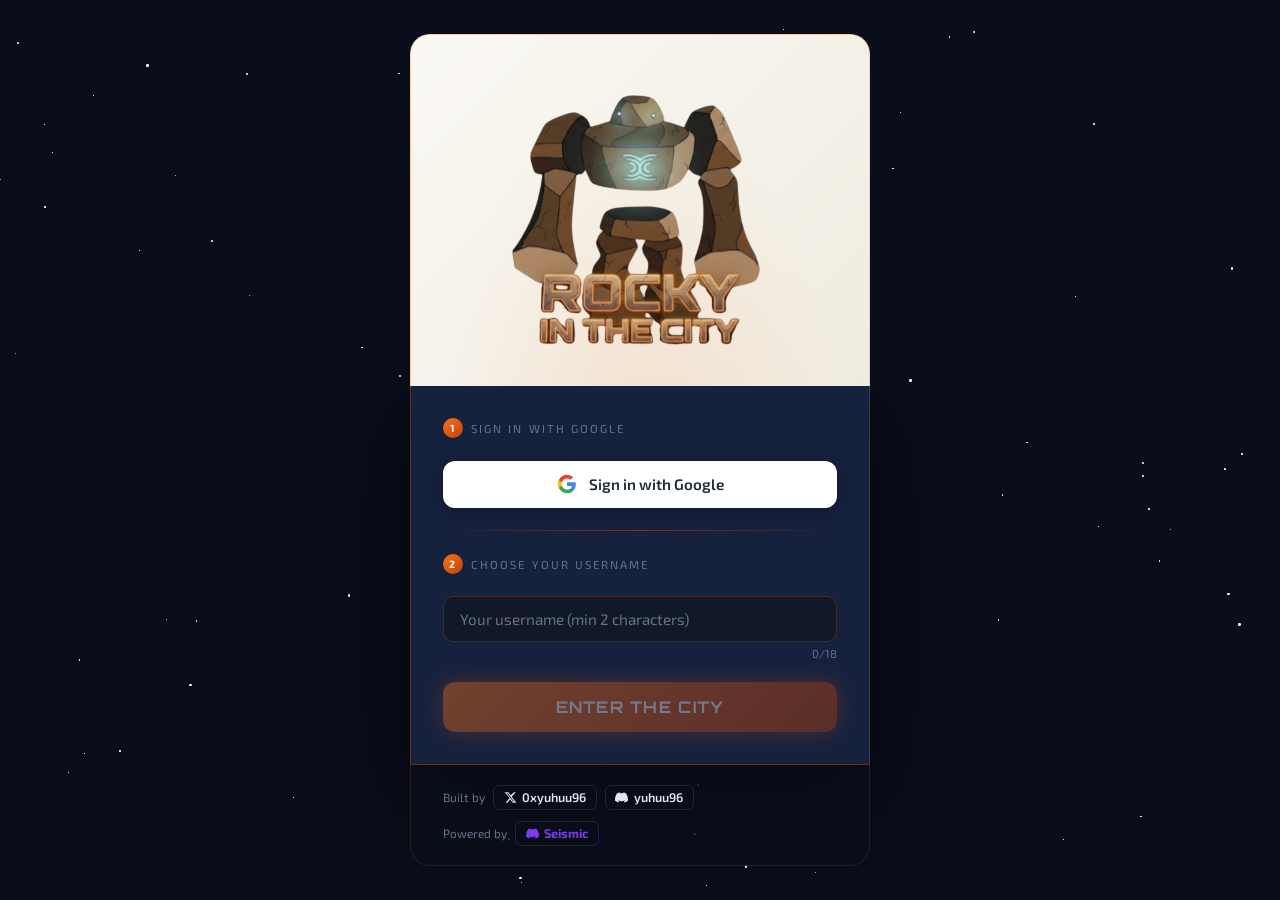
<file: index.html>
﻿<!DOCTYPE html>
<html lang="en">
<head>
  <meta charset="UTF-8">
  <meta name="viewport" content="width=device-width,initial-scale=1">
  <title>Rocky In The City</title>
  <meta name="description" content="Rocky In The City – a Seismic runner game. Jump over buildings, dodge UFOs, collect gems!">
  <link rel="icon" type="image/png" href="assets/Rocky.png">
  <link rel="stylesheet" href="css/style.css">
</head>
<body>
<div id="stars"></div>

<!-- LOGIN -->
<div id="loginScreen" class="screen active">
  <div class="login-wrap">
    <div class="hero-banner">
      <img class="hero-rocky" src="assets/Rockylogo.png" alt="Rocky">
      <div class="game-title" style="display:none">ROCKY IN THE CITY</div>
      <div class="game-sub" style="display:none">Seismic Run &middot; City Adventure</div>
    </div>
    <div class="login-body">
      <div class="step-label"><span class="step-num">1</span>Sign in with Google</div>
      <button class="btn-google" id="btnGoogle">
        <svg width="20" height="20" viewBox="0 0 24 24"><path d="M22.56 12.25c0-.78-.07-1.53-.2-2.25H12v4.26h5.92c-.26 1.37-1.04 2.53-2.21 3.31v2.77h3.57c2.08-1.92 3.28-4.74 3.28-8.09z" fill="#4285F4"/><path d="M12 23c2.97 0 5.46-.98 7.28-2.66l-3.57-2.77c-.98.66-2.23 1.06-3.71 1.06-2.86 0-5.29-1.93-6.16-4.53H2.18v2.84C3.99 20.53 7.7 23 12 23z" fill="#34A853"/><path d="M5.84 14.09c-.22-.66-.35-1.36-.35-2.09s.13-1.43.35-2.09V7.07H2.18C1.43 8.55 1 10.22 1 12s.43 3.45 1.18 4.93l3.66-2.84z" fill="#FBBC05"/><path d="M12 5.38c1.62 0 3.06.56 4.21 1.64l3.15-3.15C17.45 2.09 14.97 1 12 1 7.7 1 3.99 3.47 2.18 7.07l3.66 2.84c.87-2.6 3.3-4.53 6.16-4.53z" fill="#EA4335"/></svg>
        Sign in with Google
      </button>
      <div class="g-badge" id="gBadge">
        <svg width="16" height="16" viewBox="0 0 24 24" fill="none"><path d="M20 6L9 17l-5-5" stroke="#4ade80" stroke-width="2.5" stroke-linecap="round" stroke-linejoin="round"/></svg>
        <span id="gEmail">—</span>
      </div>
      <div class="divider"></div>
      <div class="step-label"><span class="step-num">2</span>Choose your username</div>
      <div>
        <input class="input-field" id="usernameInput" type="text" maxlength="18" placeholder="Your username (min 2 characters)">
        <div class="char-count"><span id="charCount">0</span>/18</div>
      </div>
      <button class="btn-start" id="btnStart">ENTER THE CITY</button>
    </div>
    <div class="login-footer">
      <div class="built-by">
        <span>Built by</span>
        <a href="https://x.com/0xyuhuu96" target="_blank" class="social-link">
          <svg width="13" height="13" viewBox="0 0 24 24" fill="currentColor"><path d="M18.244 2.25h3.308l-7.227 8.26 8.502 11.24H16.17l-4.714-6.231-5.401 6.231H2.744l7.73-8.835L1.254 2.25H8.08l4.253 5.622zm-1.161 17.52h1.833L7.084 4.126H5.117z"/></svg>
          0xyuhuu96
        </a>
        <a href="https://discord.com/users/yuhuu96" target="_blank" class="social-link">
          <svg width="13" height="13" viewBox="0 0 24 24" fill="currentColor"><path d="M20.317 4.37a19.791 19.791 0 0 0-4.885-1.515.074.074 0 0 0-.079.037c-.21.375-.444.864-.608 1.25a18.27 18.27 0 0 0-5.487 0 12.64 12.64 0 0 0-.617-1.25.077.077 0 0 0-.079-.037A19.736 19.736 0 0 0 3.677 4.37a.07.07 0 0 0-.032.027C.533 9.046-.32 13.58.099 18.057c.002.022.015.043.033.055a19.928 19.928 0 0 0 5.993 3.03.078.078 0 0 0 .084-.028c.462-.63.874-1.295 1.226-1.994a.076.076 0 0 0-.041-.106 13.107 13.107 0 0 1-1.872-.892.077.077 0 0 1-.008-.128 10.2 10.2 0 0 0 .372-.292.074.074 0 0 1 .077-.01c3.928 1.793 8.18 1.793 12.062 0a.074.074 0 0 1 .078.01c.12.098.246.198.373.292a.077.077 0 0 1-.006.127 12.299 12.299 0 0 1-1.873.892.077.077 0 0 0-.041.107c.36.698.772 1.362 1.225 1.993a.076.076 0 0 0 .084.028 19.839 19.839 0 0 0 6.002-3.03.077.077 0 0 0 .032-.054c.5-5.177-.838-9.674-3.549-13.66a.061.061 0 0 0-.031-.03z"/></svg>
          yuhuu96
        </a>
      </div>
      <div class="powered-by">
        <span>Powered by</span>
        <a href="https://discord.gg/seismic" target="_blank" class="seismic-link">
          <svg width="13" height="13" viewBox="0 0 24 24" fill="currentColor"><path d="M20.317 4.37a19.791 19.791 0 0 0-4.885-1.515.074.074 0 0 0-.079.037c-.21.375-.444.864-.608 1.25a18.27 18.27 0 0 0-5.487 0 12.64 12.64 0 0 0-.617-1.25.077.077 0 0 0-.079-.037A19.736 19.736 0 0 0 3.677 4.37a.07.07 0 0 0-.032.027C.533 9.046-.32 13.58.099 18.057c.002.022.015.043.033.055a19.928 19.928 0 0 0 5.993 3.03.078.078 0 0 0 .084-.028c.462-.63.874-1.295 1.226-1.994a.076.076 0 0 0-.041-.106 13.107 13.107 0 0 1-1.872-.892.077.077 0 0 1-.008-.128 10.2 10.2 0 0 0 .372-.292.074.074 0 0 1 .077-.01c3.928 1.793 8.18 1.793 12.062 0a.074.074 0 0 1 .078.01c.12.098.246.198.373.292a.077.077 0 0 1-.006.127 12.299 12.299 0 0 1-1.873.892.077.077 0 0 0-.041.107c.36.698.772 1.362 1.225 1.993a.076.076 0 0 0 .084.028 19.839 19.839 0 0 0 6.002-3.03.077.077 0 0 0 .032-.054c.5-5.177-.838-9.674-3.549-13.66a.061.061 0 0 0-.031-.03z"/></svg>
          Seismic
        </a>
      </div>
    </div>
  </div>
</div>

<!-- GAME -->
<div id="gameScreen" class="screen">
  <div class="hud">
    <div class="hud-left">
      <div class="avatar-circle" id="avatarCircle">R</div>
      <div class="hud-name" id="hudName">Player</div>
    </div>
    <div class="hud-scores">
      <div class="score-block"><div class="score-label">SCORE</div><div class="score-val main" id="scoreDisplay">00000</div></div>
      <div class="score-block"><div class="score-label">BEST</div><div class="score-val best" id="bestDisplay">00000</div></div>
    </div>
    <button class="btn-lb" id="btnLB">LEADERBOARD</button>
  </div>
  <div class="canvas-wrap">
    <canvas id="gameCanvas" width="920" height="290"></canvas>
    <div class="overlay" id="startOverlay">
      <div class="overlay-title">ROCKY'S RUN</div>
      <div class="overlay-sub">Jump over buildings &middot; Dodge UFOs &middot; Collect gems</div>
      <div class="key-row">
        <span class="key-tag">SPACE / UP = Jump</span>
        <span class="key-tag">DOWN = Duck</span>
        <span class="key-tag">Tap = Jump</span>
      </div>
      <button class="btn-action" id="btnPlay">PLAY</button>
    </div>
    <div class="overlay hidden" id="goOverlay">
      <div class="overlay-title">GAME OVER</div>
      <div class="go-score" id="goScore">Score: 0</div>
      <div class="go-best" id="goBest">NEW BEST SCORE!</div>
      <button class="btn-action" id="btnRestart">PLAY AGAIN</button>
    </div>
  </div>
  <div class="mobile-btns">
    <button class="mbtn" id="mJump">JUMP</button>
    <button class="mbtn" id="mDuck">DUCK</button>
  </div>
</div>

<!-- LEADERBOARD MODAL -->
<div class="modal-bg" id="lbModal">
  <div class="modal">
    <div class="modal-header">
      <div class="modal-title">LEADERBOARD</div>
      <button class="btn-close" id="btnCloseLB">&#x2715;</button>
    </div>
    <div id="lbContent"><p class="lb-empty">No scores yet. Be the first!</p></div>
  </div>
</div>

<div class="toast" id="toast"></div>

<script src="js/rocky.js"></script>
<script src="js/main.js"></script>
<script src="js/game.js"></script>
</body>
</html>
</file>
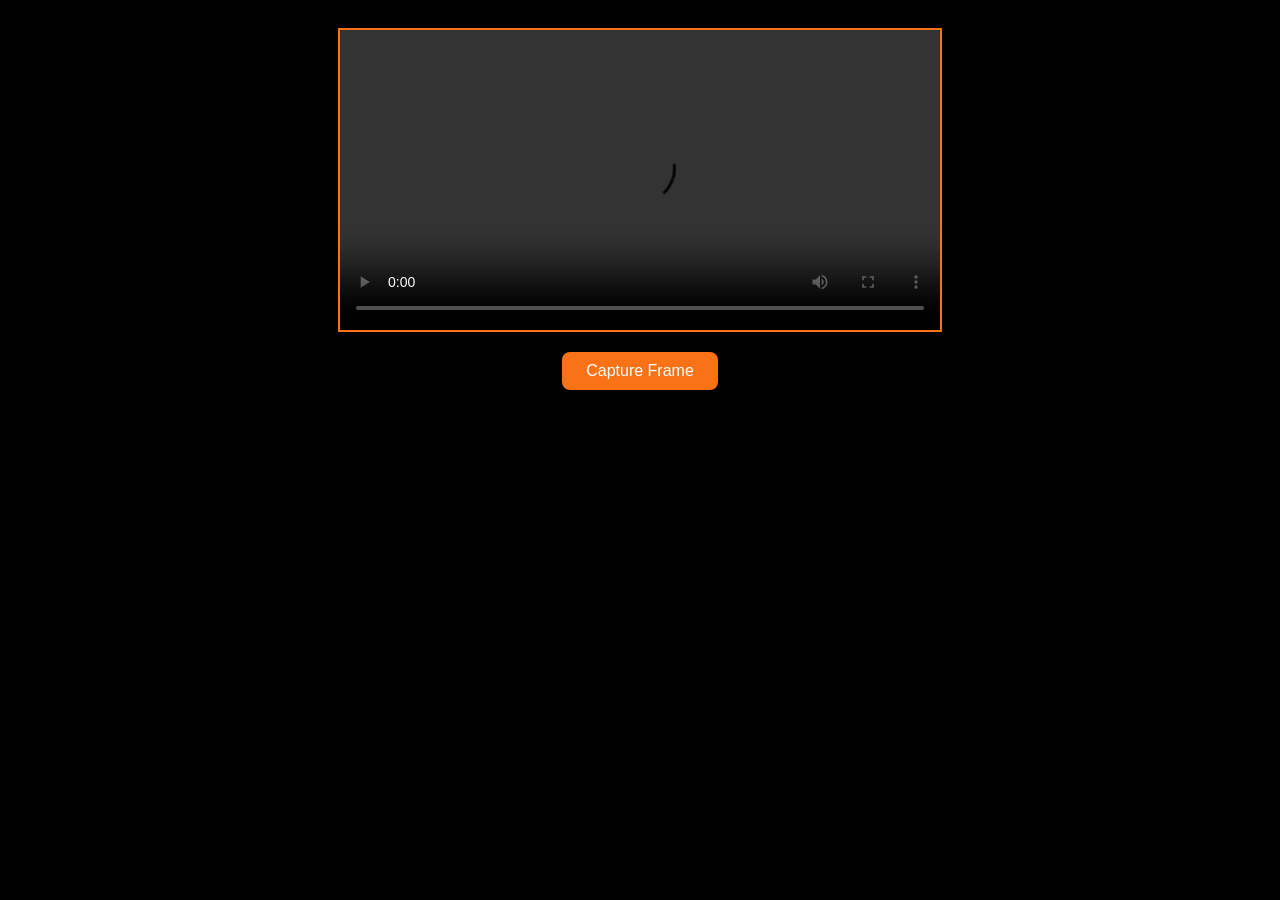
<file: assets/view.html>
﻿<!DOCTYPE html><html><body style="background:#000;display:flex;flex-direction:column;align-items:center;gap:10px;padding:20px">
<video id="v" src="mp_.mp4" width="600" controls style="border:2px solid #f97316"></video>
<div style="display:flex;gap:8px;flex-wrap:wrap" id="frames"></div>
<canvas id="c" width="600" height="400" style="display:none"></canvas>
<button onclick="cap()" style="padding:10px 24px;font-size:1rem;background:#f97316;color:#fff;border:none;border-radius:8px;cursor:pointer">Capture Frame</button>
<script>
const v=document.getElementById('v'),c=document.getElementById('c'),x=c.getContext('2d');
function cap(){x.drawImage(v,0,0,600,400);const img=document.createElement('img');img.src=c.toDataURL();img.style='width:200px;border:1px solid #666';document.getElementById('frames').appendChild(img);}
// Auto capture every 0.2s while playing
v.addEventListener('timeupdate',()=>{if(Math.round(v.currentTime*5)%1===0)cap();});
</script></body></html>
</file>
<file: css/style.css>
﻿@import url('https://fonts.googleapis.com/css2?family=Orbitron:wght@400;700;900&family=Exo+2:wght@300;400;600;700&display=swap');
:root{--bg:#0a0e1a;--surface:#111827;--card:#16213e;--border:rgba(249,115,22,.25);--accent:#f97316;--accent2:#fb923c;--gold:#fbbf24;--silver:#94a3b8;--bronze:#cd7c3a;--text:#e2e8f0;--muted:#64748b;--danger:#ef4444;--glow:0 0 24px rgba(249,115,22,.5);}
*{margin:0;padding:0;box-sizing:border-box;}
body{background:var(--bg);color:var(--text);font-family:'Exo 2',sans-serif;min-height:100vh;overflow-x:hidden;}
#stars{position:fixed;inset:0;pointer-events:none;z-index:0;overflow:hidden;}
.star{position:absolute;background:#fff;border-radius:50%;animation:twinkle var(--d,3s) ease-in-out infinite;}
@keyframes twinkle{0%,100%{opacity:.2;transform:scale(1)}50%{opacity:.9;transform:scale(1.3)}}
.screen{display:none;position:relative;z-index:1;}
.screen.active{display:flex;}
#loginScreen{min-height:100vh;flex-direction:column;align-items:center;justify-content:center;padding:1.5rem;}
.login-wrap{width:min(460px,100%);animation:slideUp .7s cubic-bezier(.34,1.56,.64,1) both;}
@keyframes slideUp{from{opacity:0;transform:translateY(50px)}to{opacity:1;transform:translateY(0)}}
.hero-banner{background:linear-gradient(135deg,#faf8f3,#f0ebe0);border:1px solid var(--border);border-bottom:none;border-radius:20px 20px 0 0;padding:2.5rem 2rem 2rem;display:flex;flex-direction:column;align-items:center;gap:1rem;position:relative;overflow:hidden;}
.hero-banner::before{content:'';position:absolute;inset:0;background:radial-gradient(ellipse at 50% 110%,rgba(249,115,22,.10),transparent 60%);pointer-events:none;}
.hero-rocky{width:280px;height:auto;object-fit:contain;mix-blend-mode:multiply;animation:float 3s ease-in-out infinite;}
@keyframes float{0%,100%{transform:translateY(0)}50%{transform:translateY(-10px)}}
.game-title{font-family:'Orbitron',monospace;font-size:2rem;font-weight:900;background:linear-gradient(90deg,var(--accent),var(--gold),var(--accent2));-webkit-background-clip:text;-webkit-text-fill-color:transparent;letter-spacing:.1em;text-align:center;}
.game-sub{color:var(--muted);font-size:.8rem;letter-spacing:.25em;text-transform:uppercase;}
.login-body{background:var(--card);border:1px solid var(--border);border-top:none;padding:2rem;display:flex;flex-direction:column;gap:1.4rem;box-shadow:0 30px 80px rgba(0,0,0,.6);}
.step-label{font-size:.72rem;letter-spacing:.18em;text-transform:uppercase;color:var(--muted);display:flex;align-items:center;gap:.5rem;}
.step-num{width:20px;height:20px;border-radius:50%;background:linear-gradient(135deg,var(--accent),#c2410c);color:#fff;font-size:.65rem;font-weight:700;display:flex;align-items:center;justify-content:center;flex-shrink:0;}
.btn-google{width:100%;display:flex;align-items:center;justify-content:center;gap:.75rem;background:#fff;color:#1f2937;border:none;border-radius:12px;padding:.85rem;font-family:'Exo 2',sans-serif;font-size:.95rem;font-weight:600;cursor:pointer;transition:all .2s;box-shadow:0 2px 16px rgba(0,0,0,.25);}
.btn-google:hover{transform:translateY(-2px);box-shadow:0 8px 24px rgba(0,0,0,.35);}
.btn-google.done{background:#f0fdf4;color:#166534;border:1px solid #bbf7d0;}
.g-badge{display:none;align-items:center;gap:.6rem;background:rgba(34,197,94,.1);border:1px solid rgba(34,197,94,.3);border-radius:10px;padding:.55rem 1rem;font-size:.88rem;color:#4ade80;}
.input-field{width:100%;background:var(--surface);border:1.5px solid rgba(249,115,22,.2);border-radius:10px;padding:.8rem 1rem;color:var(--text);font-family:'Exo 2',sans-serif;font-size:.95rem;outline:none;transition:all .2s;}
.input-field:focus{border-color:var(--accent);box-shadow:0 0 0 3px rgba(249,115,22,.12);}
.input-field::placeholder{color:var(--muted);}
.char-count{text-align:right;font-size:.72rem;color:var(--muted);margin-top:.25rem;}
.divider{height:1px;background:linear-gradient(90deg,transparent,rgba(249,115,22,.35),transparent);}
.btn-start{width:100%;background:linear-gradient(135deg,var(--accent),#c2410c);border:none;border-radius:12px;padding:.95rem;color:#fff;font-family:'Orbitron',monospace;font-size:1rem;font-weight:700;letter-spacing:.08em;cursor:pointer;transition:all .2s;box-shadow:var(--glow);opacity:.4;pointer-events:none;}
.btn-start.ready{opacity:1;pointer-events:auto;}
.btn-start.ready:hover{transform:translateY(-3px);box-shadow:0 0 36px rgba(249,115,22,.7);}
.login-footer{background:rgba(10,14,26,.8);border:1px solid rgba(249,115,22,.15);border-top:none;border-radius:0 0 20px 20px;padding:1.2rem 2rem;display:flex;flex-direction:column;gap:.7rem;}
.built-by{display:flex;align-items:center;gap:.5rem;font-size:.75rem;color:var(--muted);flex-wrap:wrap;}
.social-link{display:inline-flex;align-items:center;gap:.35rem;color:var(--text);text-decoration:none;font-weight:600;font-size:.78rem;padding:.25rem .6rem;border:1px solid rgba(255,255,255,.1);border-radius:6px;transition:all .2s;}
.social-link:hover{border-color:var(--accent);color:var(--accent);background:rgba(249,115,22,.08);}
.powered-by{display:flex;align-items:center;gap:.5rem;font-size:.75rem;color:var(--muted);}
.seismic-link{display:inline-flex;align-items:center;gap:.35rem;color:#7c3aed;text-decoration:none;font-weight:700;font-size:.78rem;padding:.25rem .6rem;border:1px solid rgba(124,58,237,.3);border-radius:6px;transition:all .2s;}
.seismic-link:hover{border-color:#7c3aed;background:rgba(124,58,237,.1);}
#gameScreen{flex-direction:column;align-items:center;min-height:100vh;padding:1rem;gap:.75rem;}
.hud{width:min(920px,100%);display:flex;align-items:center;justify-content:space-between;flex-wrap:wrap;gap:.5rem;}
.hud-left{display:flex;align-items:center;gap:.6rem;}
.avatar-circle{width:32px;height:32px;border-radius:50%;background:linear-gradient(135deg,var(--accent),#c2410c);display:flex;align-items:center;justify-content:center;font-weight:700;font-size:.9rem;flex-shrink:0;}
.hud-name{font-size:.88rem;font-weight:600;max-width:120px;white-space:nowrap;overflow:hidden;text-overflow:ellipsis;}
.hud-scores{display:flex;gap:1.2rem;align-items:center;}
.score-block{display:flex;flex-direction:column;align-items:center;}
.score-label{font-size:.6rem;letter-spacing:.15em;text-transform:uppercase;color:var(--muted);}
.score-val{font-family:'Orbitron',monospace;font-size:1.15rem;font-weight:700;}
.score-val.main{color:var(--accent);text-shadow:0 0 12px rgba(249,115,22,.5);}
.score-val.best{color:var(--gold);text-shadow:0 0 12px rgba(251,191,36,.4);}
.btn-lb{background:var(--card);border:1px solid var(--border);border-radius:10px;color:var(--gold);font-family:'Exo 2',sans-serif;font-size:.82rem;font-weight:700;padding:.4rem .9rem;cursor:pointer;transition:all .2s;letter-spacing:.05em;}
.btn-lb:hover{border-color:var(--gold);background:rgba(251,191,36,.08);}
.canvas-wrap{position:relative;width:min(920px,100%);border-radius:18px;overflow:hidden;border:2px solid rgba(249,115,22,.3);box-shadow:0 0 50px rgba(249,115,22,.12),0 25px 70px rgba(0,0,0,.7);}
canvas{display:block;width:100%;height:auto;}
.overlay{position:absolute;inset:0;display:flex;flex-direction:column;align-items:center;justify-content:center;gap:1.2rem;background:rgba(10,14,26,.88);backdrop-filter:blur(6px);transition:opacity .35s;}
.overlay.hidden{opacity:0;pointer-events:none;}
.overlay-title{font-family:'Orbitron',monospace;font-size:1.9rem;font-weight:900;background:linear-gradient(90deg,var(--accent),var(--gold));-webkit-background-clip:text;-webkit-text-fill-color:transparent;letter-spacing:.08em;}
.overlay-sub{color:var(--muted);font-size:.88rem;letter-spacing:.1em;text-align:center;}
.key-row{display:flex;flex-wrap:wrap;gap:.5rem;justify-content:center;}
.key-tag{background:var(--surface);border:1.5px solid rgba(249,115,22,.3);border-radius:8px;padding:.28rem .7rem;font-family:'Orbitron',monospace;font-size:.72rem;color:var(--accent);}
.btn-action{background:linear-gradient(135deg,var(--accent),#c2410c);border:none;border-radius:12px;padding:.8rem 2.2rem;color:#fff;font-family:'Orbitron',monospace;font-size:1rem;font-weight:700;cursor:pointer;letter-spacing:.07em;box-shadow:var(--glow);transition:all .2s;}
.btn-action:hover{transform:scale(1.06);box-shadow:0 0 36px rgba(249,115,22,.7);}
.go-score{font-size:1rem;color:var(--text);}
.go-best{font-size:.95rem;color:var(--gold);display:none;font-family:'Orbitron',monospace;letter-spacing:.05em;}
.mobile-btns{display:none;gap:1rem;width:min(920px,100%);justify-content:center;}
.mbtn{flex:1;max-width:155px;background:var(--card);border:2px solid var(--border);border-radius:14px;padding:.9rem;color:var(--accent);font-family:'Orbitron',monospace;font-size:.85rem;font-weight:700;cursor:pointer;transition:all .15s;letter-spacing:.04em;}
.mbtn:active{background:rgba(249,115,22,.15);transform:scale(.96);}
@media(max-width:600px){.mobile-btns{display:flex;}}
.modal-bg{display:none;position:fixed;inset:0;z-index:200;background:rgba(0,0,0,.8);backdrop-filter:blur(8px);align-items:center;justify-content:center;padding:1rem;}
.modal-bg.open{display:flex;}
.modal{background:var(--card);border:1px solid var(--border);border-radius:22px;padding:2rem;width:min(520px,100%);max-height:88vh;overflow-y:auto;box-shadow:0 0 70px rgba(249,115,22,.18),0 40px 100px rgba(0,0,0,.8);animation:slideUp .4s cubic-bezier(.34,1.56,.64,1) both;}
.modal-header{display:flex;align-items:center;justify-content:space-between;margin-bottom:1.6rem;}
.modal-title{font-family:'Orbitron',monospace;font-size:1.25rem;font-weight:900;background:linear-gradient(90deg,var(--accent),var(--gold));-webkit-background-clip:text;-webkit-text-fill-color:transparent;}
.btn-close{background:none;border:1px solid rgba(255,255,255,.1);border-radius:8px;color:var(--muted);font-size:1.1rem;width:32px;height:32px;cursor:pointer;display:flex;align-items:center;justify-content:center;transition:all .2s;}
.btn-close:hover{border-color:var(--danger);color:var(--danger);}
.lb-table{width:100%;border-collapse:collapse;}
.lb-table th{font-size:.68rem;letter-spacing:.16em;text-transform:uppercase;color:var(--muted);text-align:left;padding:.5rem;border-bottom:1px solid rgba(255,255,255,.07);}
.lb-table td{padding:.7rem .5rem;font-size:.9rem;border-bottom:1px solid rgba(255,255,255,.04);}
.lb-table tr:last-child td{border-bottom:none;}
.lb-table tr:hover td{background:rgba(249,115,22,.04);}
.rank-1 td:first-child{color:var(--gold);font-weight:700;}
.rank-2 td:first-child{color:var(--silver);font-weight:700;}
.rank-3 td:first-child{color:var(--bronze);font-weight:700;}
.score-td{font-family:'Orbitron',monospace;color:var(--accent);font-weight:700;}
.you-tag{display:inline-block;background:rgba(249,115,22,.15);border:1px solid rgba(249,115,22,.3);border-radius:4px;padding:0 .4rem;font-size:.68rem;color:var(--accent);margin-left:.4rem;vertical-align:middle;}
.lb-empty{text-align:center;color:var(--muted);padding:2.5rem;font-size:.9rem;}
.toast{position:fixed;bottom:1.8rem;left:50%;transform:translateX(-50%) translateY(120px);background:var(--card);border:1px solid var(--border);border-radius:12px;padding:.7rem 1.5rem;font-size:.9rem;color:var(--text);box-shadow:0 10px 36px rgba(0,0,0,.5);z-index:300;transition:transform .4s cubic-bezier(.34,1.56,.64,1);pointer-events:none;white-space:nowrap;}
.toast.show{transform:translateX(-50%) translateY(0);}
</file>
